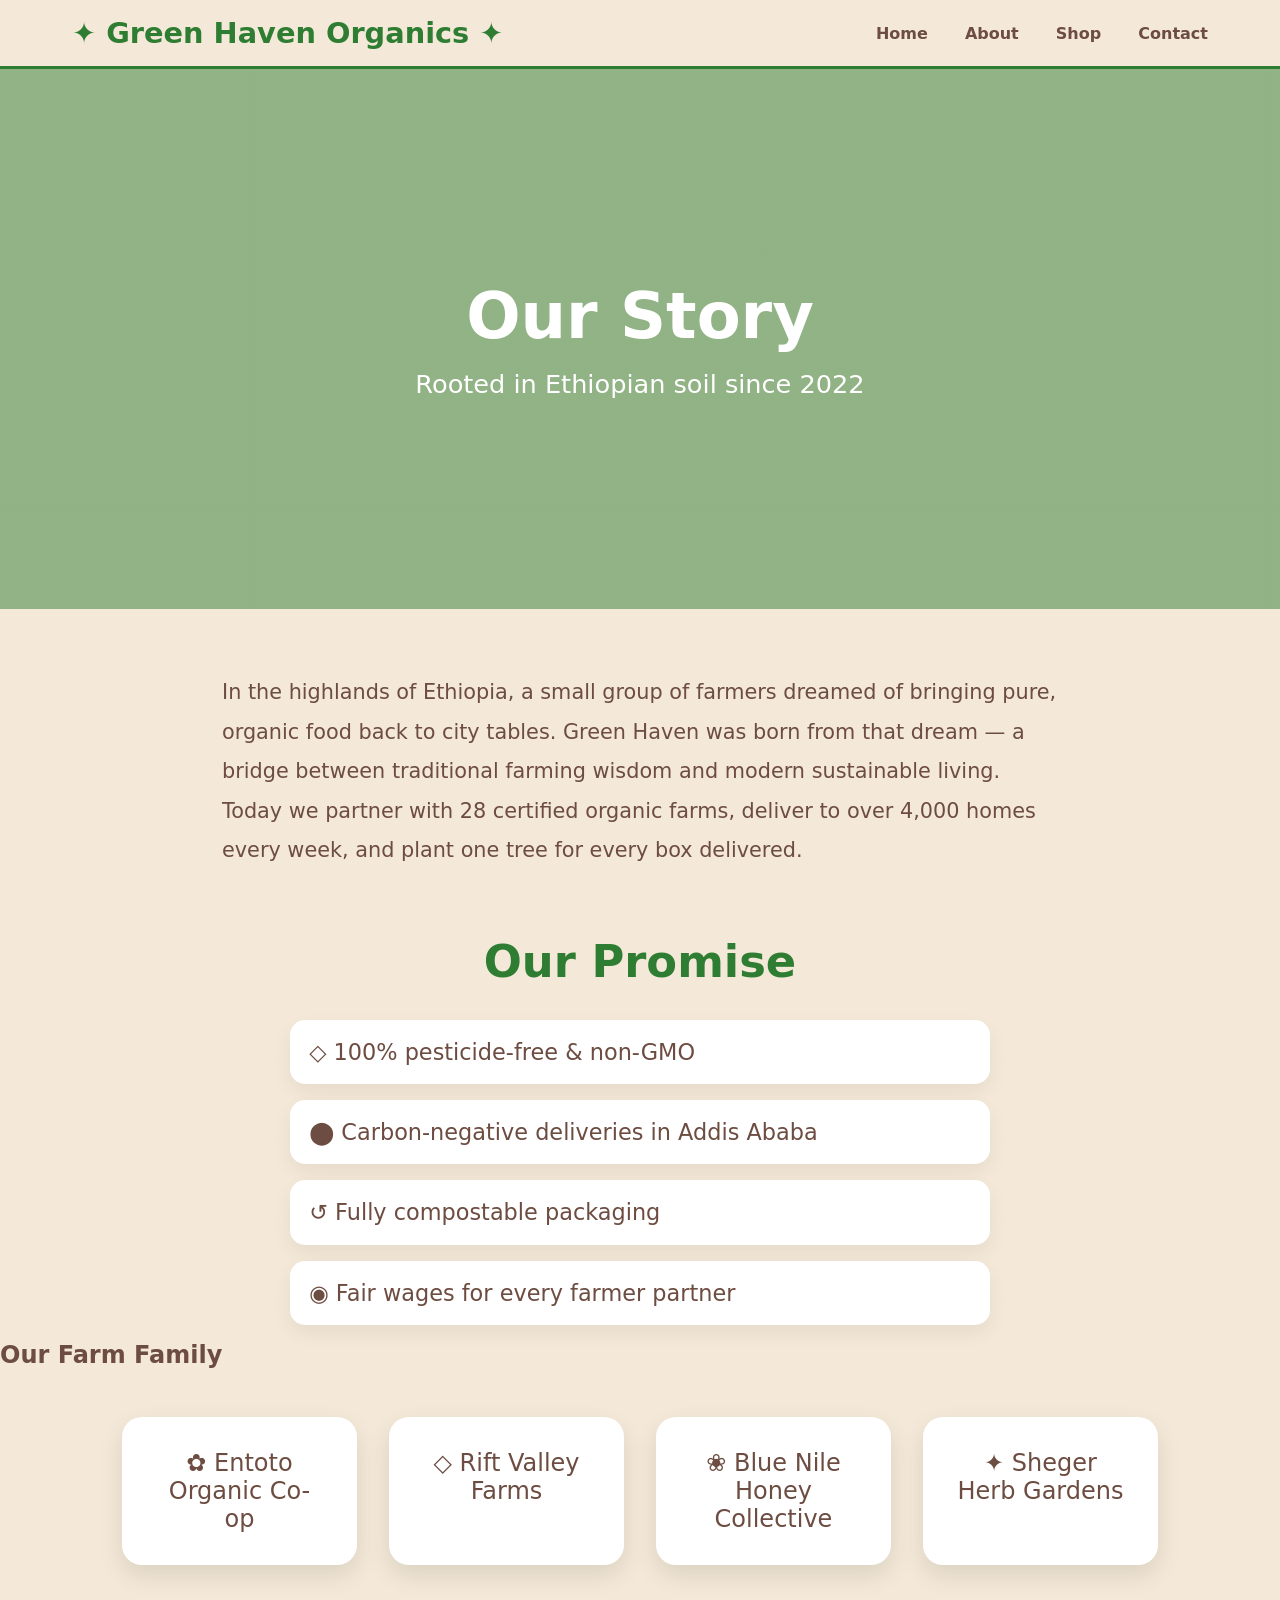
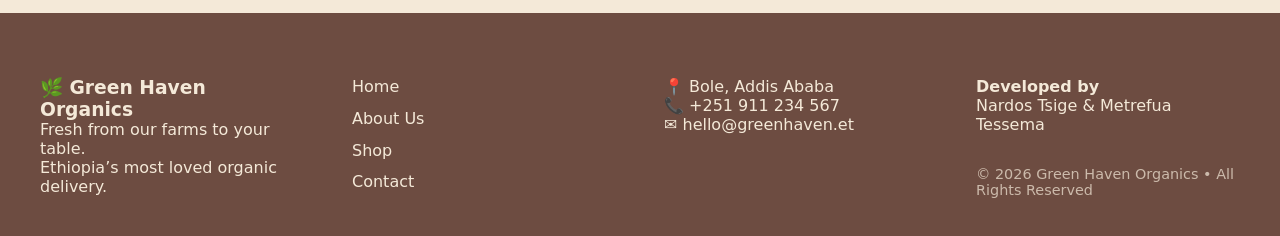
<file: pages/about.html>
<!DOCTYPE html>
<html lang="en">
<head>
    <meta charset="UTF-8">
    <meta name="viewport" content="width=device-width, initial-scale=1.0">
    <title>About Us • Green Haven Organics</title>
    <link rel="stylesheet" href="../styles/about.css">
    <link rel="icon" href="data:image/svg+xml,<svg xmlns='http://www.w3.org/2000/svg' viewBox='0 0 100 100'><text x='50' y='85' font-size='80' text-anchor='middle'>&#127793;</text></svg>">
</head>
<body>
    <nav class="navbar"> <!-- same navbar as index -->
        <div class="nav-container">
            <a href="../index.html" class="logo">✦ Green Haven Organics ✦</a>
            <div class="nav-links">
                <a href="../index.html">Home</a>
                <a href="about.html">About</a>
                <a href="order.html">Shop</a>
                <a href="contact.html">Contact</a>
            </div>
        </div>
    </nav>

    <header class="about-hero">
        <h1>Our Story</h1>
        <p>Rooted in Ethiopian soil since 2022</p>
    </header>

    <section class="story">
        <div class="container">
            <p>In the highlands of Ethiopia, a small group of farmers dreamed of bringing pure, organic food back to city tables. Green Haven was born from that dream — a bridge between traditional farming wisdom and modern sustainable living.</p>
            <p>Today we partner with 28 certified organic farms, deliver to over 4,000 homes every week, and plant one tree for every box delivered.</p>
        </div>
    </section>

    <section class="mission">
        <h2>Our Promise</h2>
        <ul>
            <li>◇ 100% pesticide-free &amp; non-GMO</li>
            <li>⬤ Carbon-negative deliveries in Addis Ababa</li>
            <li>↺ Fully compostable packaging</li>
            <li>◉ Fair wages for every farmer partner</li>
        </ul>
    </section>

    <section class="partners">
        <h2>Our Farm Family</h2>
        <div class="partner-grid">
            <div class="partner">✿ Entoto Organic Co-op</div>
            <div class="partner">◇ Rift Valley Farms</div>
            <div class="partner">❀ Blue Nile Honey Collective</div>
            <div class="partner">✦ Sheger Herb Gardens</div>
        </div>
    </section>

    <!-- Footer (identical to index) -->
    <footer class="footer">
        <div class="footer-container">
            <div class="footer-col"><h3>🌿 Green Haven Organics</h3><p>Fresh from our farms to your table.<br>Ethiopia’s most loved organic delivery.</p></div>
            <div class="footer-col">
                <a href="../index.html">Home</a>
                <a href="about.html">About Us</a>
                <a href="order.html">Shop</a>
                <a href="contact.html">Contact</a>
            </div>
            <div class="footer-col">
                <p>&#128205; Bole, Addis Ababa</p>
                <p>&#128222; +251 911 234 567</p>
                <p>&#9993; hello@greenhaven.et</p>
            </div>
            <div class="footer-col">
                <p><strong>Developed by</strong><br>Nardos Tsige &amp; Metrefua Tessema</p>
                <p class="copyright">© 2026 Green Haven Organics • All Rights Reserved</p>
            </div>
        </div>
    </footer>
</body>
</html>
</file>
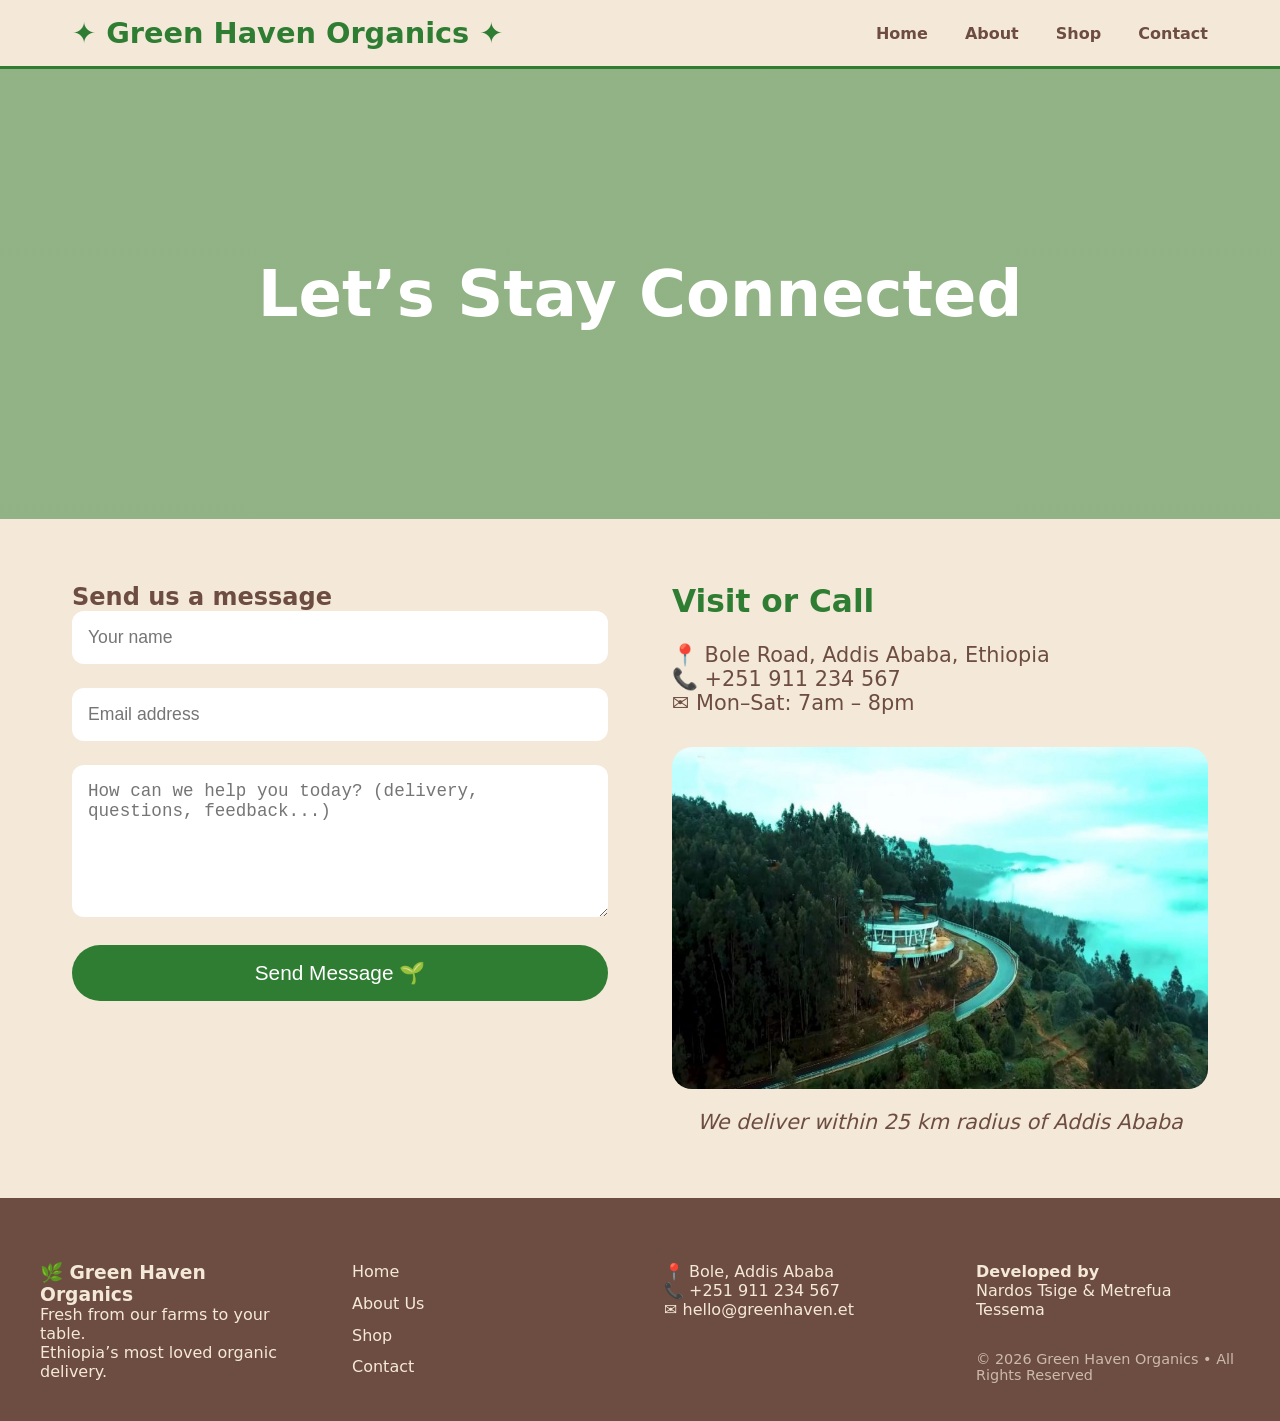
<file: pages/contact.html>
<!DOCTYPE html>
<html lang="en">
<head>
    <meta charset="UTF-8">
    <meta name="viewport" content="width=device-width, initial-scale=1.0">
    <title>Contact • Green Haven Organics</title>
    <link rel="stylesheet" href="../styles/contact.css">
    <link rel="icon" href="data:image/svg+xml,<svg xmlns='http://www.w3.org/2000/svg' viewBox='0 0 100 100'><text x='50' y='85' font-size='80' text-anchor='middle'>&#127793;</text></svg>">
</head>
<body>
    <nav class="navbar">
        <div class="nav-container">
            <a href="../index.html" class="logo">✦ Green Haven Organics ✦</a>
            <div class="nav-links">
                <a href="../index.html">Home</a>
                <a href="about.html">About</a>
                <a href="order.html">Shop</a>
                <a href="contact.html">Contact</a>
            </div>
        </div>
    </nav>

    <header class="contact-hero">
        <h1>Let’s Stay Connected</h1>
    </header>

    <div class="contact-content">
        <div class="form-container">
            <h2>Send us a message</h2>
            <form>
                <input type="text" placeholder="Your name" required>
                <input type="email" placeholder="Email address" required>
                <textarea placeholder="How can we help you today? (delivery, questions, feedback...)" rows="6" required></textarea>
                <button type="submit">Send Message 🌱</button>
            </form>
        </div>

        <div class="info">
            <h2>Visit or Call</h2>
            <p>&#128205; Bole Road, Addis Ababa, Ethiopia</p>
            <p>&#128222; +251 911 234 567</p>
            <p>&#9993; Mon–Sat: 7am – 8pm</p>
            <img src="/images/Entoto-Natural-Park-.jpeg" alt="Delivery map" style="width:100%; border-radius:20px; margin-top:2rem;">
            <p style="text-align:center; margin-top:1rem; font-style:italic;">We deliver within 25 km radius of Addis Ababa</p>
        </div>
    </div>

    <!-- Footer same as others -->
    <footer class="footer">
        <div class="footer-container">
            <div class="footer-col"><h3>🌿 Green Haven Organics</h3><p>Fresh from our farms to your table.<br>Ethiopia’s most loved organic delivery.</p></div>
            <div class="footer-col">
                <a href="../index.html">Home</a>
                <a href="about.html">About Us</a>
                <a href="order.html">Shop</a>
                <a href="contact.html">Contact</a>
            </div>
            <div class="footer-col">
                <p>&#128205; Bole, Addis Ababa</p>
                <p>&#128222; +251 911 234 567</p>
                <p>&#9993; hello@greenhaven.et</p>
            </div>
            <div class="footer-col">
                <p><strong>Developed by</strong><br>Nardos Tsige &amp; Metrefua Tessema</p>
                <p class="copyright">© 2026 Green Haven Organics • All Rights Reserved</p>
            </div>
        </div>
    </footer>
</body>
</html>
</file>
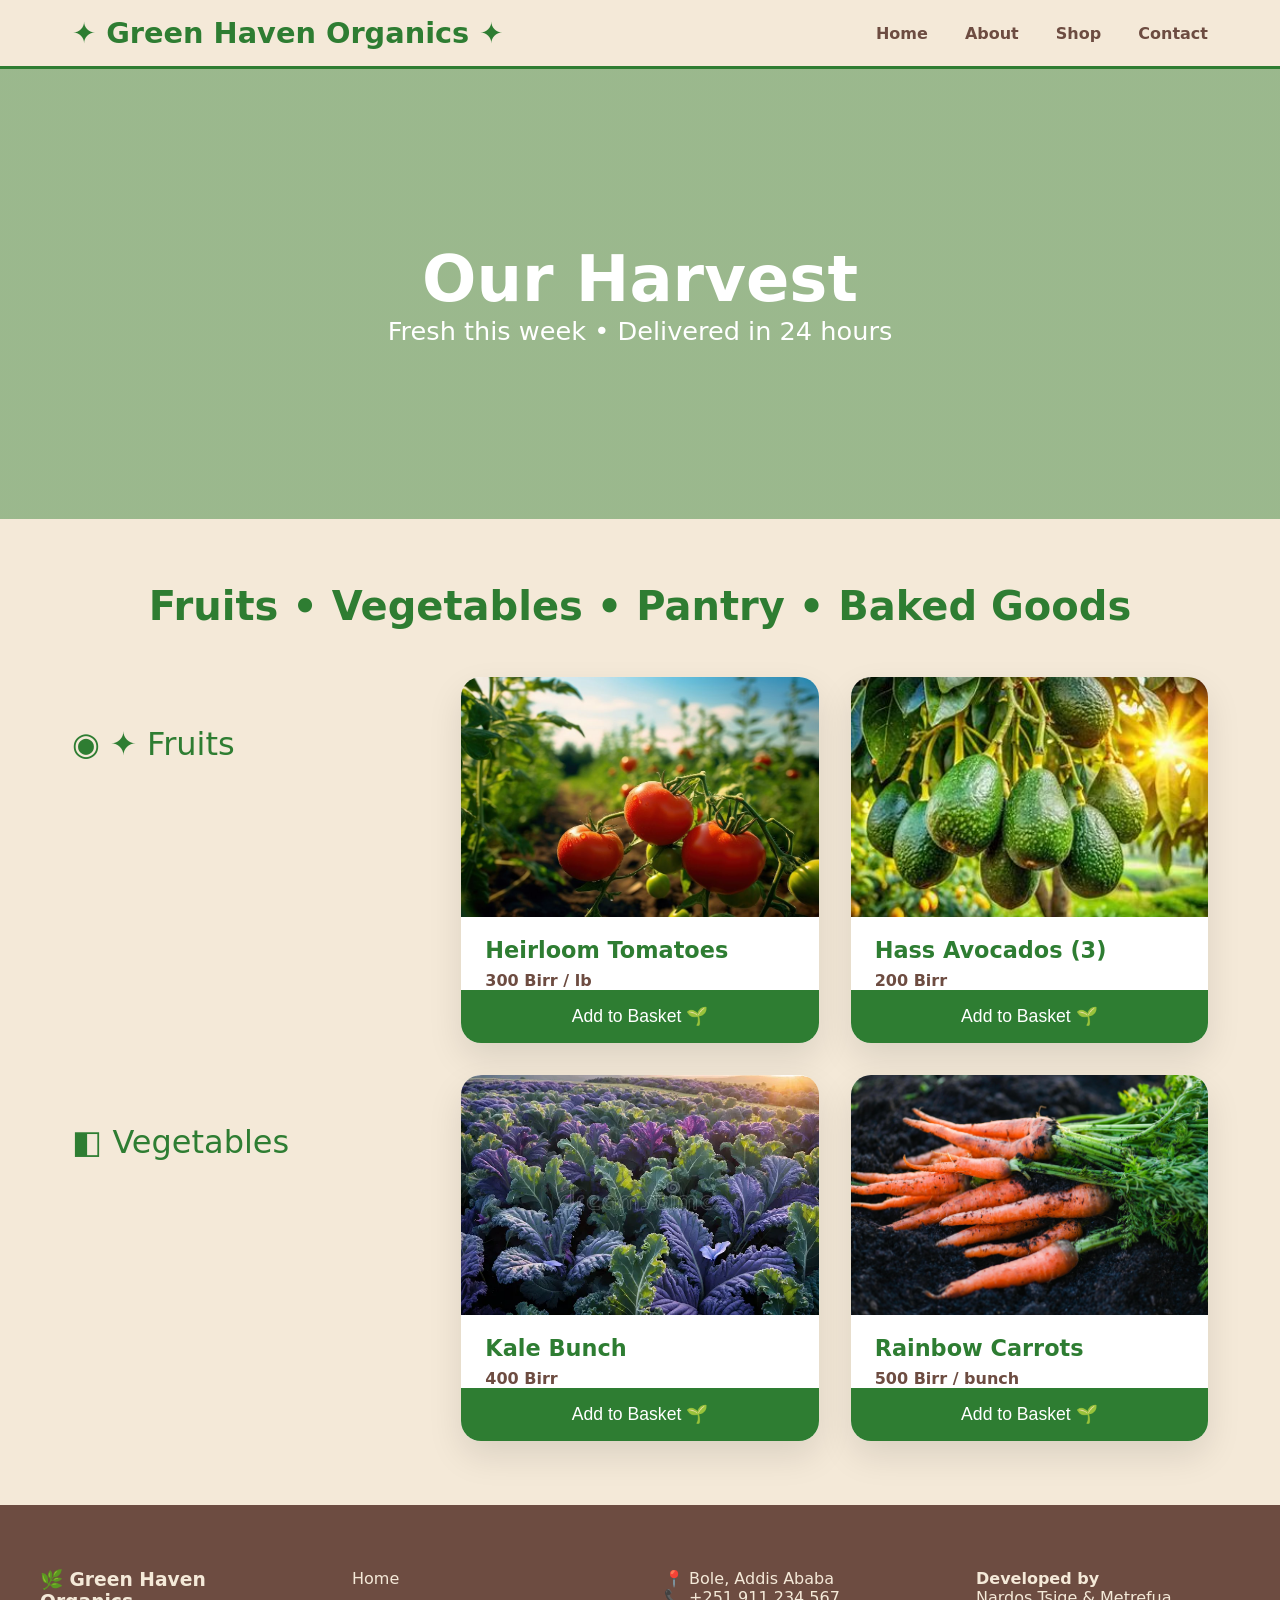
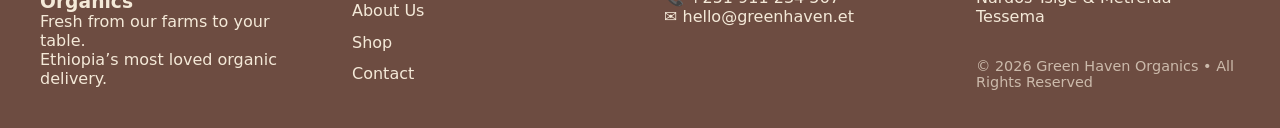
<file: pages/order.html>
<!DOCTYPE html>
<html lang="en">
<head>
    <meta charset="UTF-8">
    <meta name="viewport" content="width=device-width, initial-scale=1.0">
    <title>Shop • Green Haven Organics</title>
    <link rel="stylesheet" href="../styles/order.css">
    <link rel="icon" href="data:image/svg+xml,<svg xmlns='http://www.w3.org/2000/svg' viewBox='0 0 100 100'><text x='50' y='85' font-size='80' text-anchor='middle'>&#127793;</text></svg>">
</head>
<body>
    <nav class="navbar">
        <div class="nav-container">
            <a href="../index.html" class="logo">✦ Green Haven Organics ✦</a>
            <div class="nav-links">
                <a href="../index.html">Home</a>
                <a href="about.html">About</a>
                <a href="order.html">Shop</a>
                <a href="contact.html">Contact</a>
            </div>
        </div>
    </nav>

    <header class="shop-hero">
        <h1>Our Harvest</h1>
        <p>Fresh this week • Delivered in 24 hours</p>
    </header>

    <section class="categories">
        <h2>Fruits • Vegetables • Pantry • Baked Goods</h2>
        
        <div class="product-grid">
            <!-- Fruits -->
            <div class="category-header"><span>◉ ✦ Fruits</span></div>
            <div class="product-card">
                <img src="/images/Heirloom Tomatoes.jpg" alt="Tomatoes">
                <h3>Heirloom Tomatoes</h3>
                <p class="price">300 Birr / lb</p>
                <button class="add-btn">Add to Basket 🌱</button>
            </div>
            <div class="product-card">
                <img src="/images/Hass Avocado.jpg" alt="Avocado">
                <h3>Hass Avocados (3)</h3>
                <p class="price">200 Birr</p>
                <button class="add-btn">Add to Basket 🌱</button>
            </div>

            <!-- Vegetables -->
            <div class="category-header"><span>◧ Vegetables</span></div>
            <div class="product-card">
                <img src="/images/Kale.jpg" alt="Kale">
                <h3>Kale Bunch</h3>
                <p class="price">400 Birr</p>
                <button class="add-btn">Add to Basket 🌱</button>
            </div>
            <div class="product-card">
                <img src="/images/Carrots.jpg" alt="Carrots">
                <h3>Rainbow Carrots</h3>
                <p class="price">500 Birr / bunch</p>
                <button class="add-btn">Add to Basket 🌱</button>
            </div>

            <!-- More cards can be added easily -->
        </div>
    </section>

    <!-- Footer -->
    <footer class="footer">
        <div class="footer-container">
            <div class="footer-col"><h3>🌿 Green Haven Organics</h3><p>Fresh from our farms to your table.<br>Ethiopia’s most loved organic delivery.</p></div>
            <div class="footer-col">
                <a href="../index.html">Home</a>
                <a href="about.html">About Us</a>
                <a href="order.html">Shop</a>
                <a href="contact.html">Contact</a>
            </div>
            <div class="footer-col">
                <p>&#128205; Bole, Addis Ababa</p>
                <p>&#128222; +251 911 234 567</p>
                <p>&#9993; hello@greenhaven.et</p>
            </div>
            <div class="footer-col">
                <p><strong>Developed by</strong><br>Nardos Tsige &amp; Metrefua Tessema</p>
                <p class="copyright">© 2026 Green Haven Organics • All Rights Reserved</p>
            </div>
        </div>
    </footer>
</body>
</html>
</file>
<file: styles/about.css>
/* styles/about.css - earthy & storytelling feel */
:root {
    --green: #2e7d32;
    --beige: #f4e9d8;
    --brown: #6d4c41;
}

* { margin:0; padding:0; box-sizing:border-box; }
body { font-family: system-ui, sans-serif; background: var(--beige); color: var(--brown); }

.navbar { /* identical to index.css navbar */ 
    background: rgba(244,233,216,0.95); position: sticky; top:0; z-index:100; border-bottom:3px solid var(--green);
}
.nav-container { max-width:1200px; margin:0 auto; padding:1rem 2rem; display:flex; align-items:center; justify-content:space-between; }
.logo { font-size:1.8rem; font-weight:700; color:var(--green); text-decoration:none; }
.nav-links a { margin-left:2rem; text-decoration:none; color:var(--brown); font-weight:600; }
.nav-links a:hover { color:var(--green); }

.about-hero {
    height: 60vh;
    background: linear-gradient(rgba(46,125,50,0.5), rgba(46,125,50,0.5)), url('https://picsum.photos/id/292/2000/1200') center/cover;
    display: flex;
    flex-direction: column;
    align-items: center;
    justify-content: center;
    color: white;
    text-align: center;
}
.about-hero h1 { font-size: 4rem; }
.about-hero p { font-size: 1.6rem; margin-top: 1rem; }

.container { max-width: 900px; margin: 4rem auto; padding: 0 2rem; font-size: 1.3rem; line-height: 1.9; }

.mission h2 { text-align:center; font-size:2.8rem; color:var(--green); margin:4rem 0 2rem; }
.mission ul { max-width:700px; margin:0 auto; list-style:none; }
.mission li { padding:1.2rem; font-size:1.4rem; background:white; margin:1rem 0; border-radius:15px; box-shadow:0 8px 20px rgba(0,0,0,0.06); }

.partner-grid {
    display: grid;
    grid-template-columns: repeat(auto-fit, minmax(220px, 1fr));
    gap: 2rem;
    max-width: 1100px;
    margin: 3rem auto;
    padding: 0 2rem;
}
.partner {
    background: white;
    padding: 2rem;
    text-align: center;
    font-size: 1.5rem;
    border-radius: 20px;
    box-shadow: 0 10px 25px rgba(0,0,0,0.1);
    transition: 0.3s;
}
.partner:hover { transform: scale(1.08); color: var(--green); }

.footer { /* same as index.css footer */ 
    background: var(--brown); color: var(--beige); padding:4rem 2rem 2rem;
}
.footer-container { max-width:1200px; margin:0 auto; display:grid; grid-template-columns:repeat(auto-fit,minmax(240px,1fr)); gap:3rem; }
.footer-col a { display:block; color:var(--beige); text-decoration:none; margin-bottom:0.8rem; }
.copyright { margin-top:2rem; opacity:0.7; font-size:0.9rem; }

@media (max-width: 768px) { .about-hero h1 { font-size: 2.8rem; } }
</file>
<file: styles/contact.css>
/* styles/contact.css */
:root {
    --green: #2e7d32;
    --beige: #f4e9d8;
    --brown: #6d4c41;
}

* { margin:0; padding:0; box-sizing:border-box; }
body { font-family: system-ui, sans-serif; background: var(--beige); color: var(--brown); }

.navbar { background:rgba(244,233,216,0.95); position:sticky; top:0; z-index:100; border-bottom:3px solid var(--green); }
.nav-container { max-width:1200px; margin:0 auto; padding:1rem 2rem; display:flex; align-items:center; justify-content:space-between; }
.logo { font-size:1.8rem; font-weight:700; color:var(--green); text-decoration:none; }
.nav-links a { margin-left:2rem; text-decoration:none; color:var(--brown); font-weight:600; }
.nav-links a:hover { color:var(--green); }

.contact-hero {
    height: 50vh;
    background: linear-gradient(rgba(46,125,50,0.5), rgba(46,125,50,0.5)), url('https://thumbs.dreamstime.com/b/wheat-field-sunset-agriculture-landscape-9315223.jpg') center/cover;
    display:flex; align-items:center; justify-content:center; color:white;
}
.contact-hero h1 { font-size:4rem; text-align:center; }

.contact-content {
    max-width: 1200px;
    margin: 4rem auto;
    padding: 0 2rem;
    display: grid;
    grid-template-columns: 1fr 1fr;
    gap: 4rem;
}
.form-container input,
.form-container textarea {
    width: 100%;
    padding: 1rem;
    margin-bottom: 1.5rem;
    border: 2px solid var(--light-green);
    border-radius: 12px;
    font-size: 1.1rem;
}
.form-container button {
    background: var(--green);
    color: white;
    padding: 1rem 3rem;
    border: none;
    border-radius: 50px;
    font-size: 1.3rem;
    cursor: pointer;
    width: 100%;
}
.form-container button:hover { background: #1b5e20; }

.info { font-size: 1.3rem; }
.info h2 { color: var(--green); margin-bottom: 1.5rem; }

.footer { background: var(--brown); color: var(--beige); padding:4rem 2rem 2rem; }
.footer-container { max-width:1200px; margin:0 auto; display:grid; grid-template-columns:repeat(auto-fit,minmax(240px,1fr)); gap:3rem; }
.footer-col a { display:block; color:var(--beige); text-decoration:none; margin-bottom:0.8rem; }
.copyright { margin-top:2rem; opacity:0.7; font-size:0.9rem; }

@media (max-width: 768px) {
    .contact-content { grid-template-columns: 1fr; }
}
</file>
<file: styles/order.css>
/* styles/order.css */
:root {
    --green: #2e7d32;
    --beige: #f4e9d8;
    --brown: #6d4c41;
}

* { margin:0; padding:0; box-sizing:border-box; }
body { font-family: system-ui, sans-serif; background: var(--beige); color: var(--brown); }

.navbar { background: rgba(244,233,216,0.95); position: sticky; top:0; z-index:100; border-bottom:3px solid var(--green); }
.nav-container { max-width:1200px; margin:0 auto; padding:1rem 2rem; display:flex; align-items:center; justify-content:space-between; }
.logo { font-size:1.8rem; font-weight:700; color:var(--green); text-decoration:none; }
.nav-links a { margin-left:2rem; text-decoration:none; color:var(--brown); font-weight:600; }
.nav-links a:hover { color:var(--green); }

.shop-hero {
    height: 50vh;
    background: linear-gradient(rgba(46,125,50,0.45), rgba(46,125,50,0.45)), url('https://picsum.photos/id/1016/2000/1200') center/cover;
    display:flex; flex-direction:column; align-items:center; justify-content:center; color:white; text-align:center;
}
.shop-hero h1 { font-size:4rem; }
.shop-hero p { font-size:1.6rem; }

.categories { max-width:1200px; margin:4rem auto; padding:0 2rem; }
h2 { text-align:center; font-size:2.5rem; color:var(--green); margin-bottom:3rem; }

.category-header {
    font-size: 2rem;
    margin: 3rem 0 1.5rem;
    color: var(--green);
    border-bottom: 3px solid var(--light-green);
    padding-bottom: 10px;
}

.product-grid {
    display: grid;
    grid-template-columns: repeat(auto-fit, minmax(300px, 1fr));
    gap: 2rem;
}
.product-card {
    background: white;
    border-radius: 20px;
    overflow: hidden;
    box-shadow: 0 15px 35px rgba(0,0,0,0.1);
    transition: transform 0.4s, box-shadow 0.4s;
}
.product-card:hover {
    transform: scale(1.06);
    box-shadow: 0 25px 50px rgba(46,125,50,0.25);
}
.product-card img { width:100%; height:240px; object-fit:cover; }
.product-card h3 { padding:1rem 1.5rem 0.5rem; font-size:1.4rem; color:var(--green); }
.price { padding:0 1.5rem; color:var(--brown); font-weight:600; }

.add-btn {
    width: 100%;
    background: var(--green);
    color: white;
    border: none;
    padding: 1rem;
    font-size: 1.1rem;
    cursor: pointer;
    transition: background 0.3s;
}
.add-btn:hover { background: #1b5e20; }

.footer { background: var(--brown); color: var(--beige); padding:4rem 2rem 2rem; }
.footer-container { max-width:1200px; margin:0 auto; display:grid; grid-template-columns:repeat(auto-fit,minmax(240px,1fr)); gap:3rem; }
.footer-col a { display:block; color:var(--beige); text-decoration:none; margin-bottom:0.8rem; }
.copyright { margin-top:2rem; opacity:0.7; font-size:0.9rem; }
</file>
